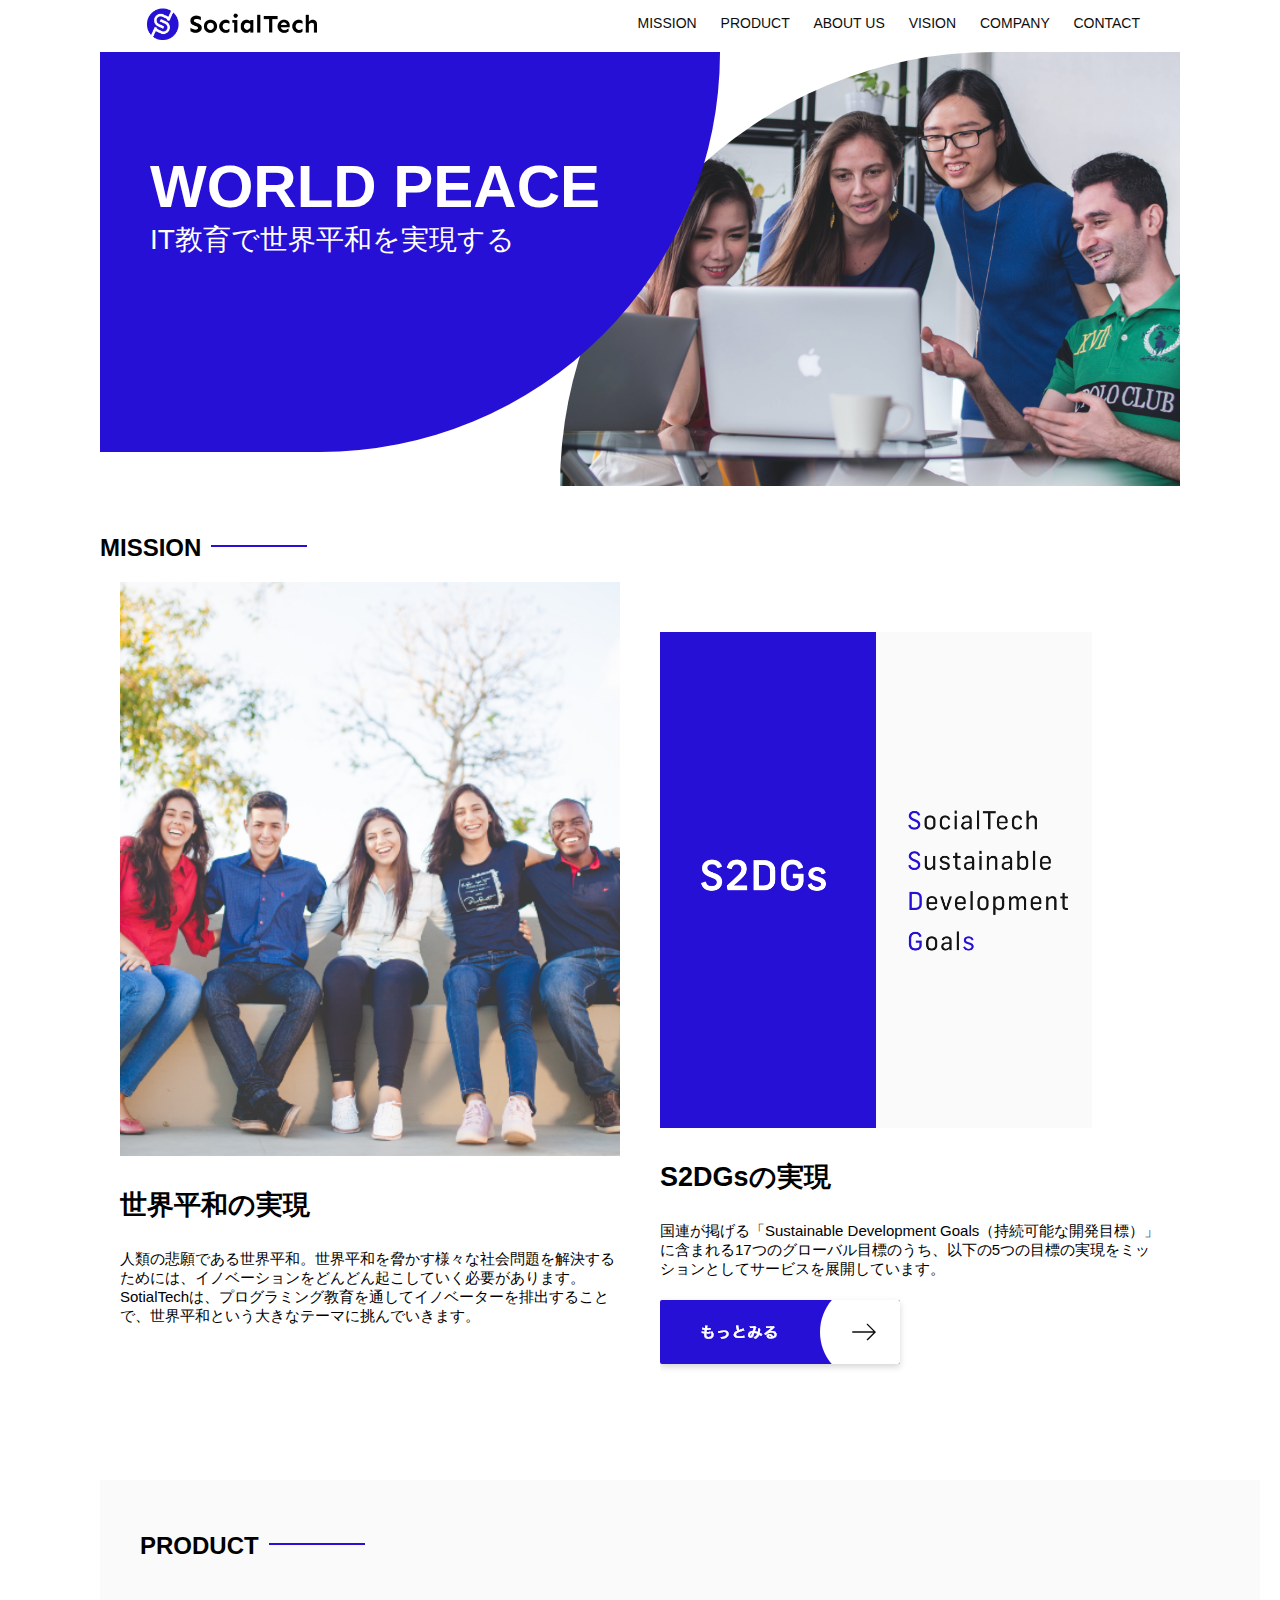
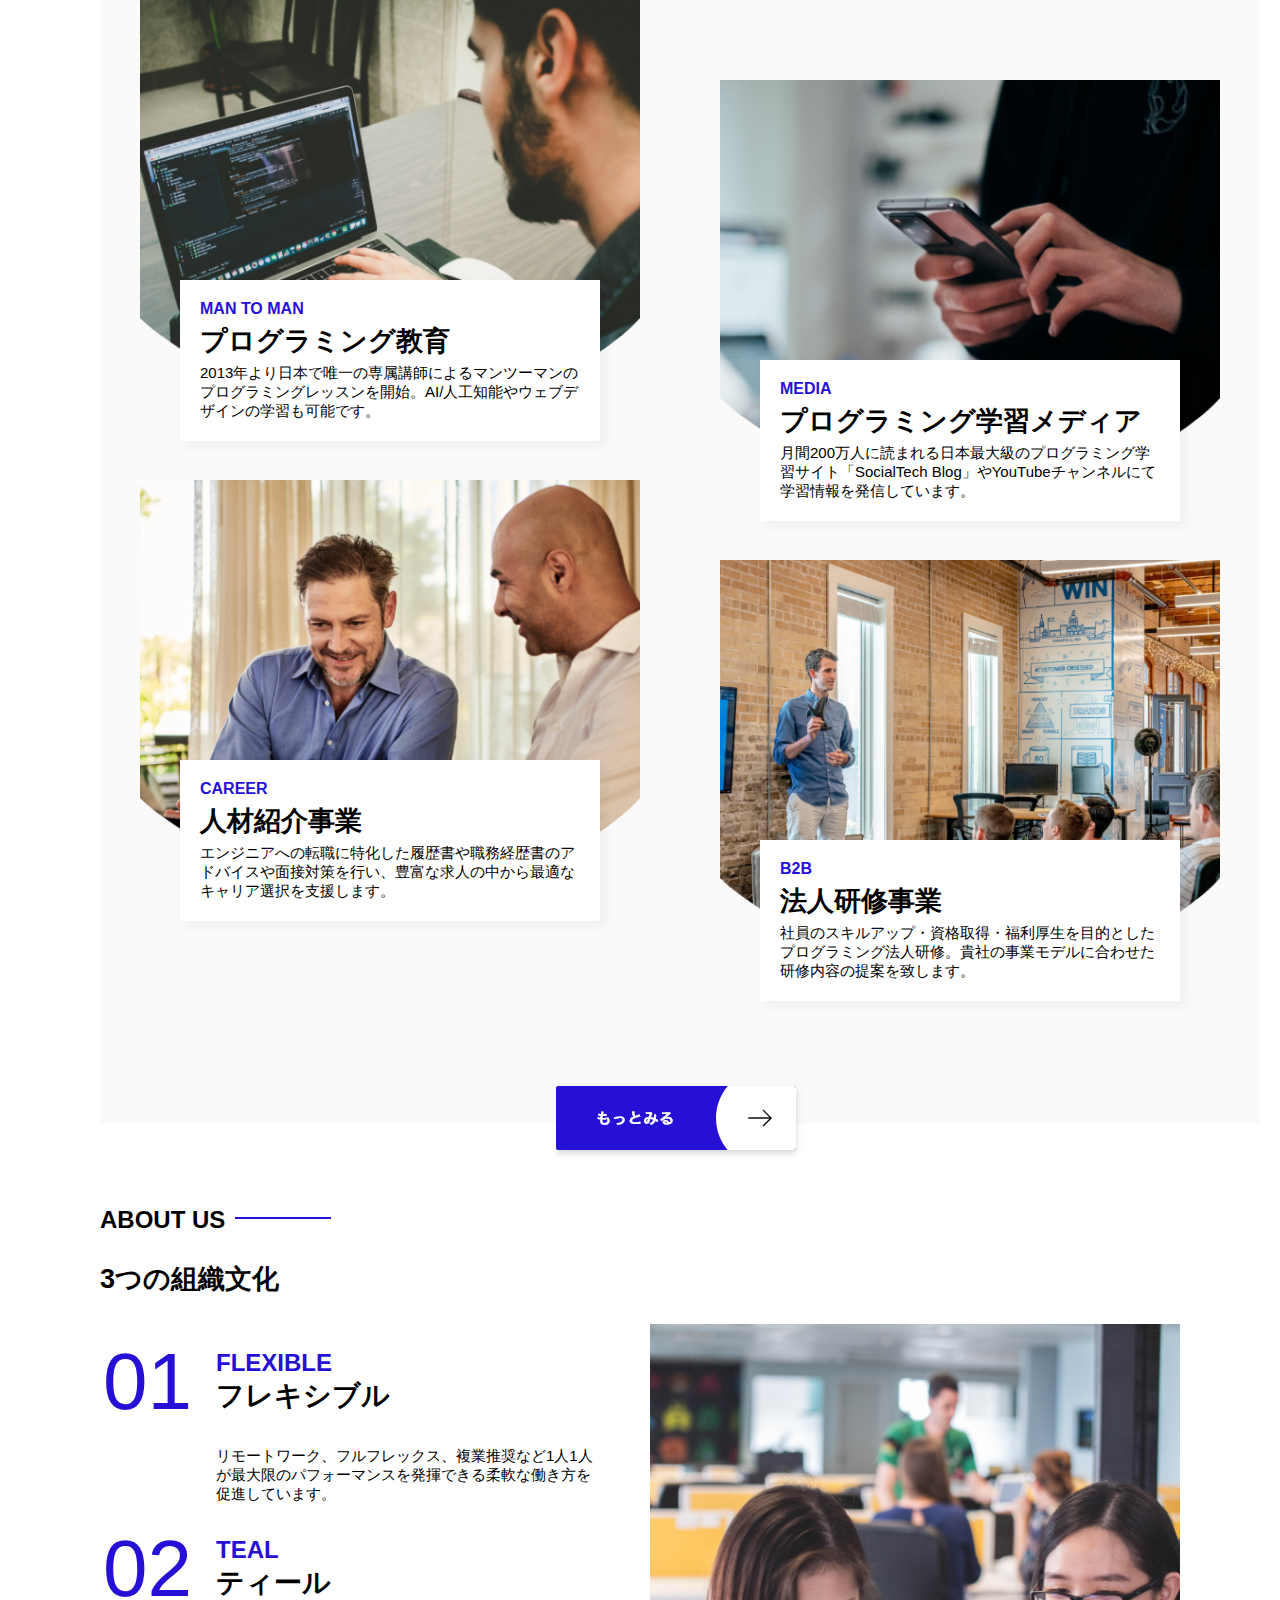
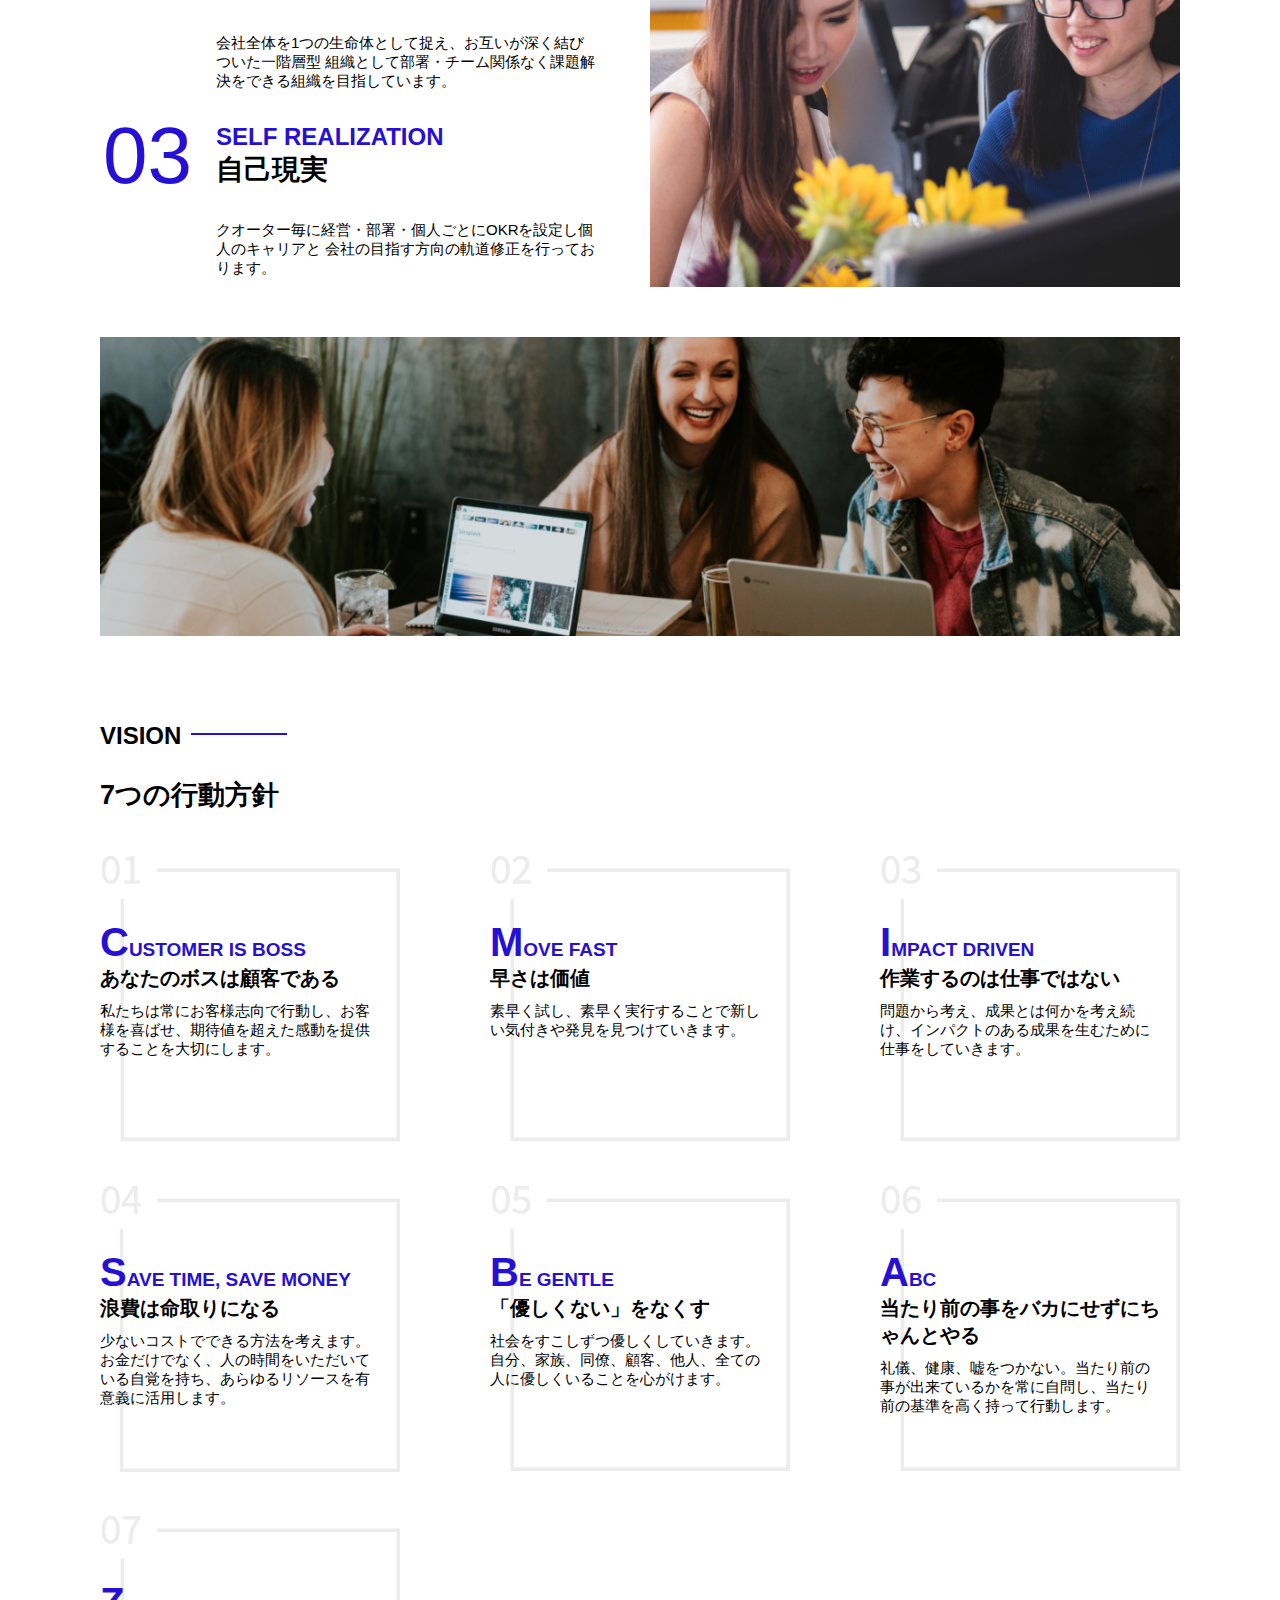
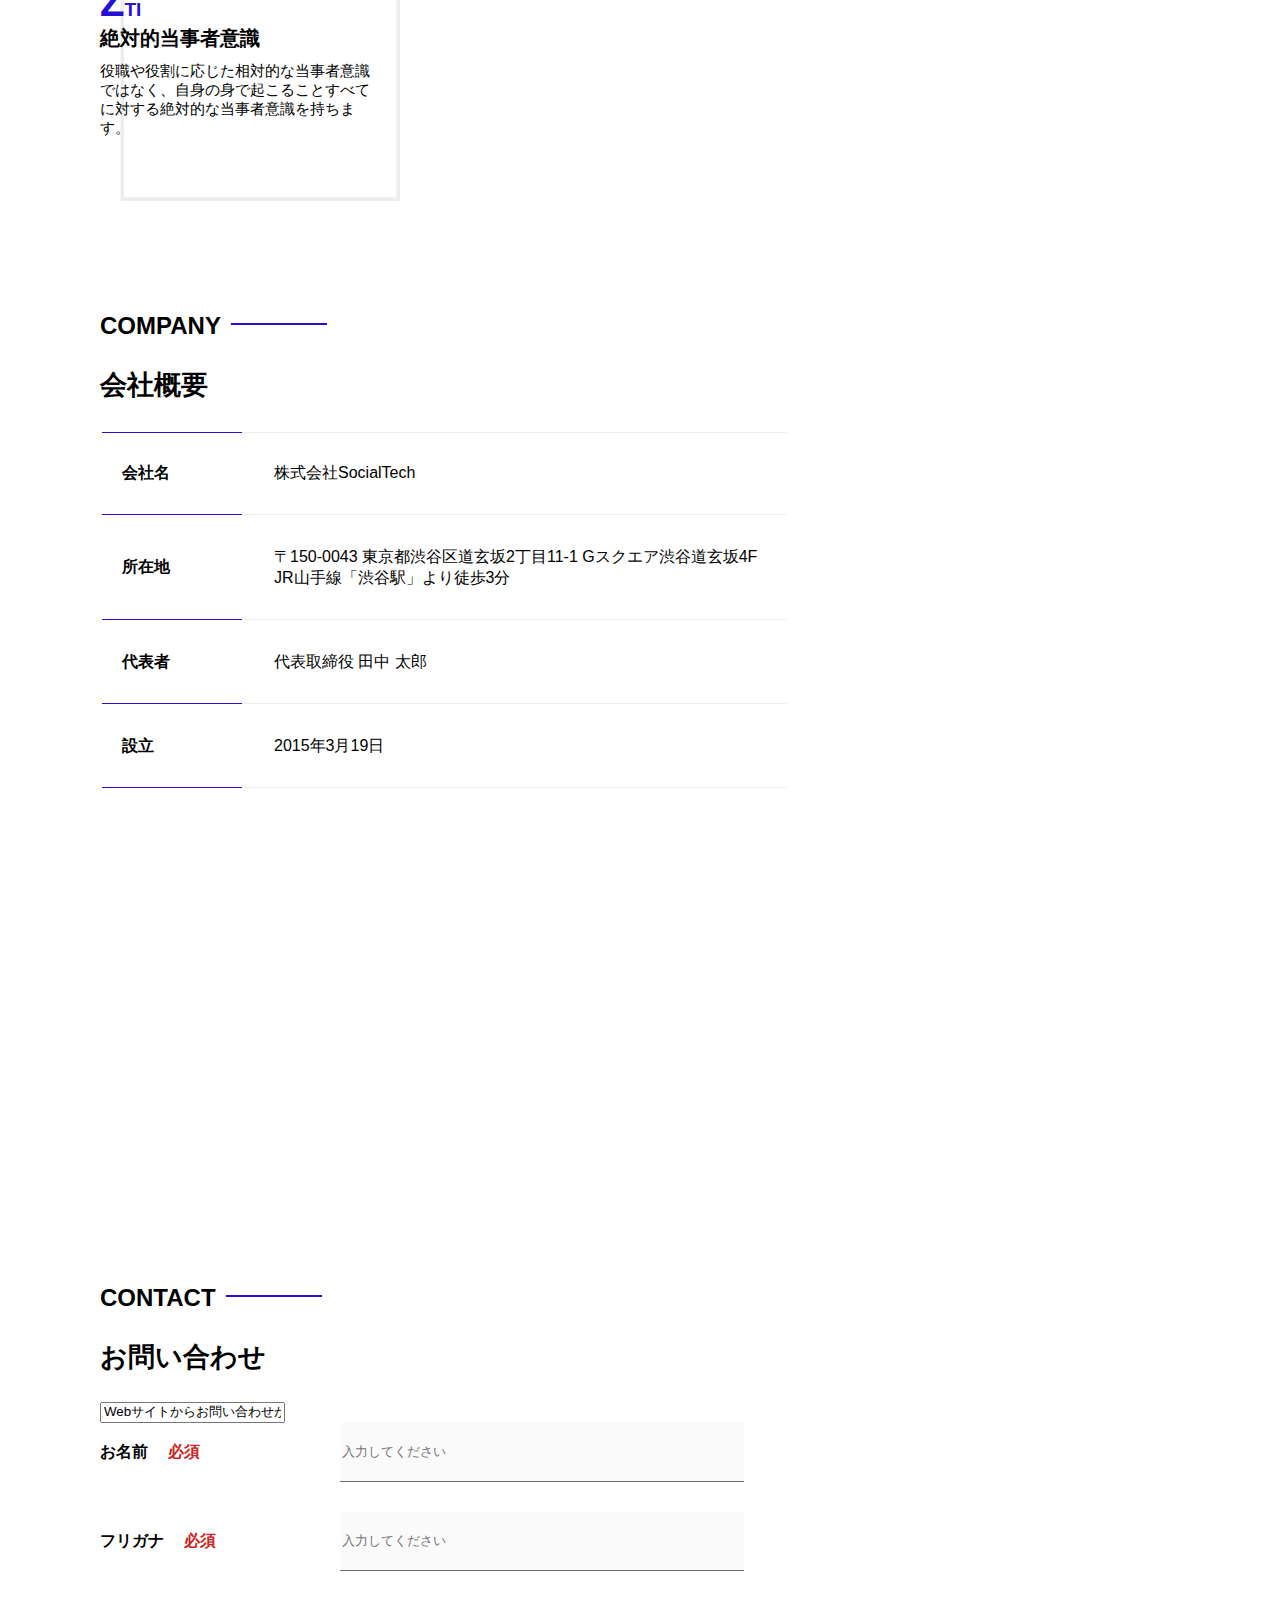
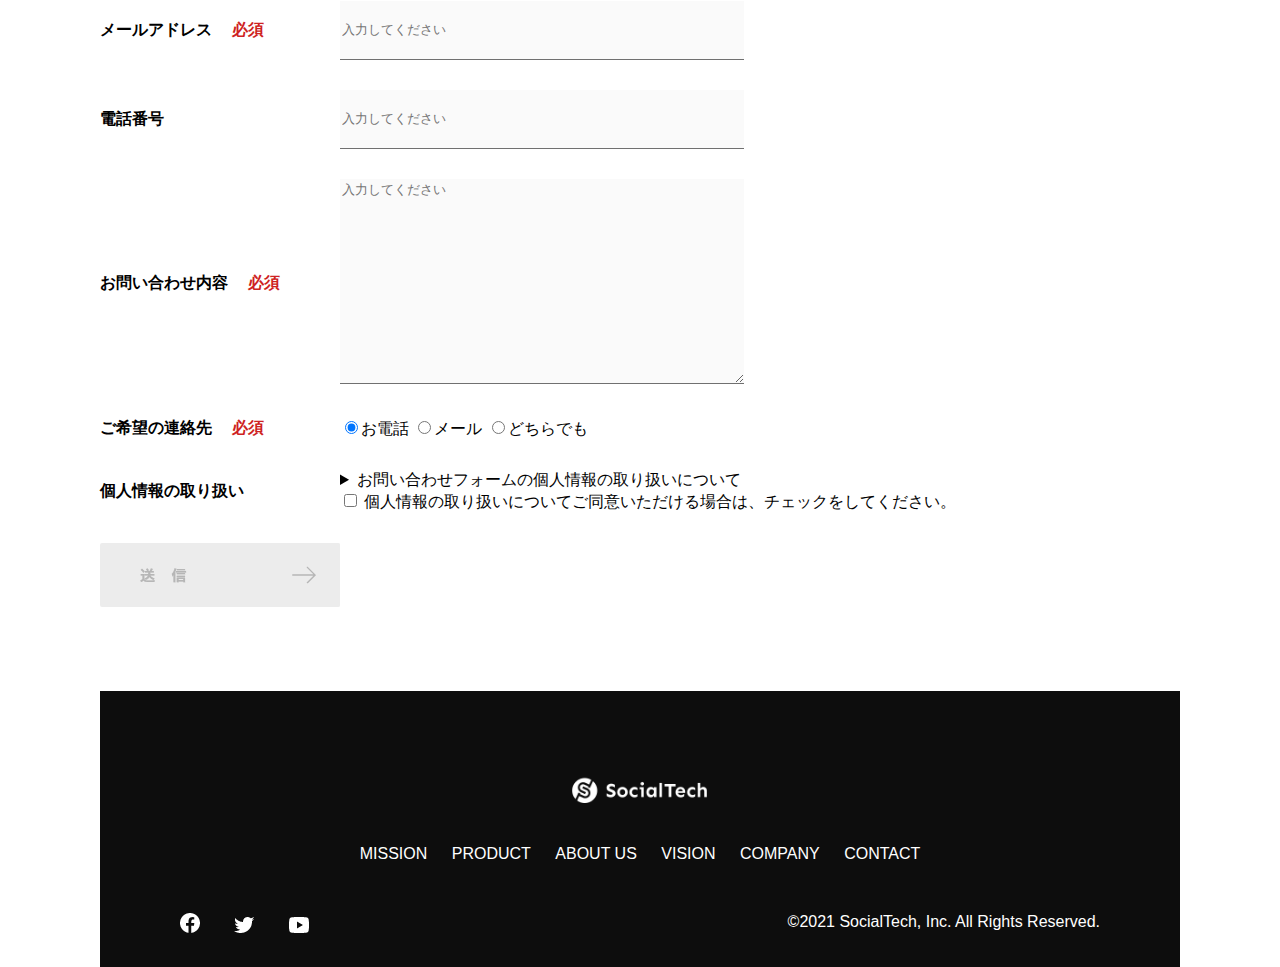
<file: index.html>
<!DOCTYPE html>
<html>
  <head>
    <title>SocialTech</title>
    <meta charset="utf-8">
    <meta name="description" content="SocialTechは業界のリーディングカンパニーを目指します。">
    <meta name="viewport" content="width=device-width", initial-scale="1.0">
    <meta name="twitter:card" content="Summary" />
     <meta name="twitter:site" content="@HideSuyama" />
     <meta property="og:url" content="https://hidesuyama.github.io/SocialTech/" />
     <meta property="og:title" content="Socialtech" />
     <meta property="og:description" content="Demo page for practice" />
     <meta property="og:image" content="https://github.com/Hidesuyama/SocialTech/blob/master/images/logo.png" />
    <link rel="stylesheet" href="style.css">
  </head>
  <body>
    <!-- ヘッダー -->
    <header>
      <!-- ロゴ -->
      <a href="index.html" id="logo"><img src="images/logo.png" alt="トップページに戻る"></a>
        <!-- PC用のナビゲーション -->
        <nav id="nav-pc">
          <a href="mission.html">MISSION</a>
          <a href="product.html">PRODUCT</a>
          <a href="index.html#aboutus">ABOUT US</a>
          <a href="index.html#vision">VISION</a>
          <a href="index.html#company">COMPANY</a>
          <a href="index.html#contact">CONTACT</a>
        </nav>
        <!-- スマホ用メニューボタン -->
        <img id="menu-sp" src="images/button-menu.png" alt="ナビゲーションを開く" onclick="document.getElementById('nav-sp').style.display = 'block'">
        <nav id="nav-sp">
          <img id="close" src="images/button-close.png" alt="ナビゲーションを閉じる" onclick="document.getElementById('nav-sp').style.display = 'none'">
          <a id="logo-sp" href="index.html" onclick="document.getElementById('nav-sp').style.display = 'none'"><img
            src="images/logo-sp.png" alt="トップページに戻る"></a>
          <a class="menu" href="mission.html" onclick="document.getElementById('nav-sp').style.display = 'none'">MISSION></a>
          <a class="menu" href="product.html" onclick="document.getElementById('nav-sp').style.display = 'none'">PRODUCT></a>
          <a class="menu" href="index,html#aboutus" onclick="document.getElementById('nav-sp').style.display = 'none'">ABOUT
            US></a>
          <a class="menu" href="index.html#vision" onclick="document.getElementById('nav-sp').style.display = 'none'">VISION></a>
          <a class="menu" href="index.html#company" onclick="document.getElementById('nav-sp').style.display = 'none'">COMPANY></a>
          <a class="menu" href="index.html#contact" onclick="document.getElementById('nav-sp').style.display = 'none'">CONTACT></a>
          <div id="sns">
            <a href="https://www.facebook.com/sejuku2013"><img src="images/button-facebook.png" alt="Facebookのリンク"></a>
            <a href="https://twitter.com/samuraijuku"><img src="images/button-twitter.png" alt="Twitterのリンク"></a>
            <a href="https://www.youtube.com/channel/UCCFOQO5aDK0xXam4cUQXT8g"><img src="images/button-youtube.png" alt="YouTubeのリンク"></a>
          </div>
        </nav>
    </header>
    <main>
      <article>
        <!-- メインビジュアル -->
        <section id="main-visual">
          <div id="main-message">
            <h1>WORLD PEACE</h1>
            <p>IT教育で世界平和を実現する</p>
          </div>
          <img src="images/index/index-main.png" alt="PCの周りに集まる多国籍の仲間たち">
        </section>
        <!-- ミッション -->
        <section id="mission">
          <h2 class="index-h2">MISSION</h2>
          <div id="mission-flex">
            <div>
              <img id="mission-photo" src="images/index/index-mission.png" alt="屋外のベンチで写真を撮影する多国籍の仲間たち">
              <h3>世界平和の実現</h3>
              <p>
                人類の悲願である世界平和。世界平和を脅かす様々な社会問題を解決するためには、イノベーションをどんどん起こしていく必要があります。SotialTechは、プログラミング教育を通してイノベーターを排出することで、世界平和という大きなテーマに挑んでいきます。
              </p>
            </div>
            <div>
              <img id="s2dgs" src="images/index/s2dgs.png" alt="S2DGs">
              <h3>S2DGsの実現</h3>
              <p>国連が掲げる「Sustainable Development Goals（持続可能な開発目標）」に含まれる17つのグローバル目標のうち、以下の5つの目標の実現をミッションとしてサービスを展開しています。</p>
              <a href="mission.html">
                <img src="images/button-more.png" alt="もっとみる">
              </a>
            </div>
          </div>
        </section>
        <!-- プロダクト -->
        <section id="product">
          <h2 class="index-h2">PRODUCT</h2>
          <div>
            <div id="product-left">
              <div>
                <img class="product-photo" src="images/index/index-mantoman.png" alt="PCでコードを書く男性">
                <div class="product-explain">
                  <span>MAN TO MAN</span>
                  <h3>プログラミング教育</h3>
                  <p>2013年より日本で唯一の専属講師によるマンツーマンのプログラミングレッスンを開始。AI/人工知能やウェブデザインの学習も可能です。</p>
                </div>
              </div>
              <div>
                <img class="product-photo" src="images/index/index-career.png" alt="笑顔で話し合う2人の男性">
                <div class="product-explain">
                  <span>CAREER</span>
                  <h3>人材紹介事業</h3>
                  <p>エンジニアへの転職に特化した履歴書や職務経歴書のアドバイスや面接対策を行い、豊富な求人の中から最適なキャリア選択を支援します。</p>
                </div>
              </div>
            </div>
            <div id="product-right">
              <div>
                <img class="product-photo" src="images/index/index-media.png" alt="スマートフォンを操作する人">
                <div class="product-explain">
                  <span>MEDIA</span>
                  <h3>プログラミング学習メディア</h3>
                  <p>月間200万人に読まれる日本最大級のプログラミング学習サイト「SocialTech Blog」やYouTubeチャンネルにて学習情報を発信しています。</p>
                </div>
              </div>
              <div>
                <img class="product-photo" src="images/index/index-b2b.png" alt="講演中の男性とそれを聴く人々">
                <div class="product-explain">
                  <span>B2B</span>
                  <h3>法人研修事業</h3>
                  <p>社員のスキルアップ・資格取得・福利厚生を目的としたプログラミング法人研修。貴社の事業モデルに合わせた研修内容の提案を致します。</p>
                </div>
              </div>
            </div>
          </div>
          <div>
            <a id="product-more" href="product.html">
              <img src="images/button-more.png" alt="もっとみる">
            </a>
          </div>
        </section>
        <!-- ABOUT US -->
        <section id="aboutus">
          <h2 class="index-h2">ABOUT US</h2>
          <h3>3つの組織文化</h3>
          <div>
            <table class="culture-table">
              <tr>
                <td>
                  <span class="culture-num">01</span>
                </td>
                <td>
                  <span class="culture-en">FLEXIBLE</span>
                  <span class="culture-jp">フレキシブル</span>
                </td>
              </tr>
              <tr>
                <td>
                  <!-- 空のセル -->
                </td>
                <td>
                  <p class="culture-description">
                    リモートワーク、フルフレックス、複業推奨など1人1人が最大限のパフォーマンスを発揮できる柔軟な働き方を促進しています。
                  </p>
                </td>
              </tr>
              <tr>
                <td>
                  <span class="culture-num">02</span>
                </td>
                <td>
                  <span class="culture-en">TEAL</span>
                  <span class="culture-jp">ティール</span>
                </td>
              </tr>
              <tr>
                <td>
                  <!--空のセル-->
                </td>
                <td>
                  <p class="culture-description">
                    会社全体を1つの生命体として捉え、お互いが深く結びついた一階層型
                   組織として部署・チーム関係なく課題解決をできる組織を目指しています。
                  </p>
                </td>
              </tr>
              <tr>
                <td>
                  <span class="culture-num">03</span>
                </td>
                <td>
                  <span class="culture-en">SELF REALIZATION</span>
                  <span class="culture-jp">自己現実</span>
                </td>
              </tr>
              <tr>
                <td>
                  <!--空のセル-->
                </td>
                <td>
                  <p class="culture-description">
                    クオーター毎に経営・部署・個人ごとにOKRを設定し個人のキャリアと
                   会社の目指す方向の軌道修正を行っております。
                  </p>
                </td>
              </tr>
            </table>
            <img class="culture-img" src="images/index/index-aboutus1.png" alt="笑顔で話し合う2人の女性">
          </div>
          <img class="culture-img2" src="images/index/index-aboutus2.png" alt="笑顔で話し合う3人の男女">
        </section>
        <!-- VISION -->
        <section id="vision">
          <h2 class="index-h2">VISION</h2>
          <h3>7つの行動方針</h3>
          <div>
            <div class="vision-box">
              <img src="images/index/vision-01.png" alt="01">
              <span>
                <h4>CUSTOMER IS BOSS</h4>
                <h5>あなたのボスは顧客である</h5>
                <p>私たちは常にお客様志向で行動し、お客様を喜ばせ、期待値を超えた感動を提供することを大切にします。</p>
              </span>
            </div>
            <div class="vision-box">
              <img src="images/index/vision-02.png" alt="02">
              <span>
                <h4>MOVE FAST</h4>
                <h5>早さは価値</h5>
                <p>素早く試し、素早く実行することで新しい気付きや発見を見つけていきます。</p>
              </span>
            </div>
            <div class="vision-box">
              <img src="images/index/vision-03.png" alt="03">
              <span>
                <h4>IMPACT DRIVEN</h4>
                <h5>作業するのは仕事ではない</h5>
                <p>問題から考え、成果とは何かを考え続け、インパクトのある成果を生むために仕事をしていきます。</p>
              </span>
            </div>
            <div class="vision-box">
              <img src="images/index/vision-04.png" alt="04">
              <span>
                <h4>SAVE TIME, SAVE MONEY</h4>
                <h5>浪費は命取りになる</h5>
                <p>少ないコストでできる方法を考えます。お金だけでなく、人の時間をいただいている自覚を持ち、あらゆるリソースを有意義に活用します。</p>
              </span>
            </div>
            <div class="vision-box">
              <img src="images/index/vision-05.png" alt="05">
              <span>
                <h4>BE GENTLE</h4>
                <h5>「優しくない」をなくす</h5>
                <p>社会をすこしずつ優しくしていきます。自分、家族、同僚、顧客、他人、全ての人に優しくいることを心がけます。</p>
              </span>
            </div>
            <div class="vision-box">
              <img src="images/index/vision-06.png" alt="06">
              <span>
                <h4>ABC</h4>
                <h5>当たり前の事をバカにせずにちゃんとやる</h5>
                <p>礼儀、健康、嘘をつかない。当たり前の事が出来ているかを常に自問し、当たり前の基準を高く持って行動します。</p>
              </span>
            </div>
            <div class="vision-box">
              <img src="images/index/vision-07.png" alt="07">
              <span>
                <h4>ZTI</h4>
                <h5>絶対的当事者意識</h5>
                <p>役職や役割に応じた相対的な当事者意識ではなく、自身の身で起こることすべてに対する絶対的な当事者意識を持ちます。</p>
              </span>
            </div>
          </div>
        </section>
        <!-- COMPANY -->
        <section id="company">
          <h2 class="index-h2">COMPANY</h2>
          <h3>会社概要</h3>
            <table id="companyu-table">
              <tr>
                <th class="tableheader-first">会社名</th>
                <td class="cell-first">株式会社SocialTech</td>
              </tr>
              <tr>
                <th class="tableheader">所在地</th>
                <td class="cell">〒150-0043 東京都渋谷区道玄坂2丁目11-1 Gスクエア渋谷道玄坂4F<br>JR山手線「渋谷駅」より徒歩3分</td>
              </tr>
              <tr>
                <th class="tableheader">代表者</th>
                <td class="cell">代表取締役 田中 太郎</td>
              </tr>
              <tr>
                <th class="tableheader">設立</th>
                <td class="cell">2015年3月19日</td>
              </tr>
            </table>
            <iframe src="https://www.google.com/maps/embed?pb=!1m18!1m12!1m3!1d30842.448161442033!2d139.67253831032986!3d35.654514764644006!2m3!1f0!2f0!3f0!3m2!1i1024!2i768!4f13.1!3m3!1m2!1s0x60188caa0042e8d1%3A0xba130bea826a7aa2!2s2-ch%C5%8Dme-11-1%20D%C5%8Dgenzaka%2C%20Shibuya%20City%2C%20Tokyo%20150-0043!5e0!3m2!1sen!2sjp!4v1661575632765!5m2!1sen!2sjp" width="600" height="450" style="border:0;" allowfullscreen="" loading="lazy" referrerpolicy="no-referrer-when-downgrade"></iframe>
        </section>
        <!-- お問い合わせフォーム -->
        <section id="contact">
          <h2 class="index-h2">CONTACT</h2>
          <h3>お問い合わせ</h3>
          <form action="https://api.staticforms.xyz/submit" method="post">
            <input type="text" name="honeypot" style="display:none">
            <input type="hidden" name="accessKey" value="37c0e221-34f6-4204-8850-ca8ceb6604e1">
            <input type="hideen" name="subject" value="Webサイトからお問い合わせがありました">
            <input type="hidden" name="replyTo" value="hidesuyama13@gmail.com">
            <input type="hidden" name="redirectTo" value="">
            <div>
              <div class="contact-heading">
                <label class="contact-label">お名前<span class="contact-span">必須</span></label>
              </div>
              <div class="contact-form">
                <input type="text" name="name" placeholder="入力してください" class="contact-textbox">
              </div>
            </div>
            <div>
              <div class="contact-heading">
                <label class="contact-label">フリガナ<span class="contact-span">必須</span></label>
              </div>
              <div>
                <input type="text" name="hurigana" placeholder="入力してください" class="contact-textbox">
              </div>
            </div>
            <div>
              <div class="contact-heading">
                <label class="contact-label">メールアドレス<span class="contact-span">必須</span></label>
              </div>
              <div>
                <input type="text" name="email" placeholder="入力してください" class="contact-textbox">
              </div>
            </div>
            <div>
              <div class="contact-heading">
                <label class="contact-label">電話番号</label>
              </div>
              <div>
                <input type="text" name="tel" placeholder="入力してください" class="contact-textbox">
              </div>
            </div>
            <div>
              <div class="contact-heading">
                <label class="contact-label">お問い合わせ内容<span class="contact-span">必須</span></label>
              </div>
              <div>
                <textarea class="contact-textarea" placeholder="入力してください" name="message"></textarea>
              </div>
            </div>
            <div>
              <div class="contact-heading">
                <label class="contact-label">ご希望の連絡先<span class="contact-span">必須</span></label>
              </div>
              <div>
                <input class="radiobutton" type="radio" value="tel" name="contact" checked><label>お電話</label>
                <input class="radiobutton" type="radio" value="mail" name="contact"><label>メール</label>
                <input class="radiobutton" type="radio" value="both" name="contact"><label>どちらでも</label>
              </div>
            </div>
            <div>
              <div class="contact-heading">
                <label class="contact-label">個人情報の取り扱い</label>
              </div>
              <div>
                <details>
                  <summary>お問い合わせフォームの個人情報の取り扱いについて</summary>
                  <div>
                    <span>１．組織の名称又は氏名</span><br>
                   株式会社SocialTech<br><br>
                   <span>２．個人情報保護管理者（若しくはその代理人）の氏名又は職名、所属及び連絡先
                     鈴木 一郎 コーポレート部</span><br>
                   メールアドレス：support@socialtech.net<br>
                   TEL：03-xxxx-xxxx<br>
                   <span>３．個人情報の利用目的</span><br>
                   ・本サービス及び本サービスに関連する情報の提供又はそれらに関する連絡のため<br>
                   ・ユーザーの本人確認のため<br>
                   ・当社サービスのご案内のため<br>
                   ・当社の商品等の広告または宣伝（電子メールによるものを含むものとします。）<br><br>
                   <span>４．個人情報の取り扱い業務の委託</span><br>
                   個人情報の取扱業務の全部または一部を外部に業務委託する場合があります。<br>
                   その際、弊社は、個人情報を適切に保護できる管理体制を敷き実行していることを条件として<br>
                   委託先を厳選したうえで、機密保持契約を委託先と締結し、お客様の個人情報を厳密に管理させます。<br><br>
                   <span>５．個人情報の開示等の請求</span><br>
                   お客様は、弊社に対してご自身の個人情報の開示等（利用目的の通知、開示、内容の訂正・追加・削除、利用の停止または消去、第三者への提供の停止）に関して、当社問合わせ窓口に申し出ることができます。<br>
                   その際、弊社はお客様ご本人を確認させていただいたうえで、合理的な期間内に対応いたします。<br><br>
                   なお、個人情報に関する弊社問合わせ先は、次の通りです。<br><br>
                   株式会社SocialTech　個人情報問合せ窓口<br>
                   〒150-0043　東京都渋谷区道玄坂2丁目11-1 Ｇスクエア渋谷道玄坂 4F<br>
                   メールアドレス：support@socialtech.net　TEL：03-xxxx-xxxx<br><br>
                   <span>６．個人情報を提供されることの任意性について</span><br><br>
                   お客様がご自身の個人情報を弊社に提供されるか否かは、お客様のご判断によりますが、もしご提供されない場合には、適切なサービスが提供できない場合がありますので予めご了承ください。
                  </div>
                </details>
                <input type="checkbox" name="agree">
                <span>個人情報の取り扱いについてご同意いただける場合は、チェックをしてください。</span>
              </div>
            </div>
            <input type="image" value="submit" src="images/button-submit.png" alt="送信する">
          </form>
        </section>
      </article>
      <footer>
        <div id="footer-logo">
          <a href="index.html"><img src="images/logo-sp.png" alt="SocialTech"></a>
        </div>
        <div id="footer-link">
          <a href="mission.html">MISSION</a>
          <a href="product.html">PRODUCT</a>
          <a href="index.html#aboutus">ABOUT US</a>
          <a href="index.html#vision">VISION</a>
          <a href="index.html#company">COMPANY</a>
          <a href="index.html#contact">CONTACT</a>
        </div>
        <div id="sns-footer">
          <a href="https://www.facebook.com/sejuku2013"><img src="images/button-facebook.png" alt="Facebookのリンク"></a>
          <a href="https://twitter.com/samuraijuku"><img src="images/button-twitter.png" alt="Twitterのリンク"></a>
          <a href="https://www.youtube.com/channel/UCCFOQO5aDK0xXam4cUQXT8g"><img src="images/button-youtube.png" alt="YouTubeのリンク"></a>
          <span id="copyright">&copy;2021 SocialTech, Inc. All Rights Reserved. </span>
        </div>
      </footer>
    </main>
  </body>

</html>
</file>
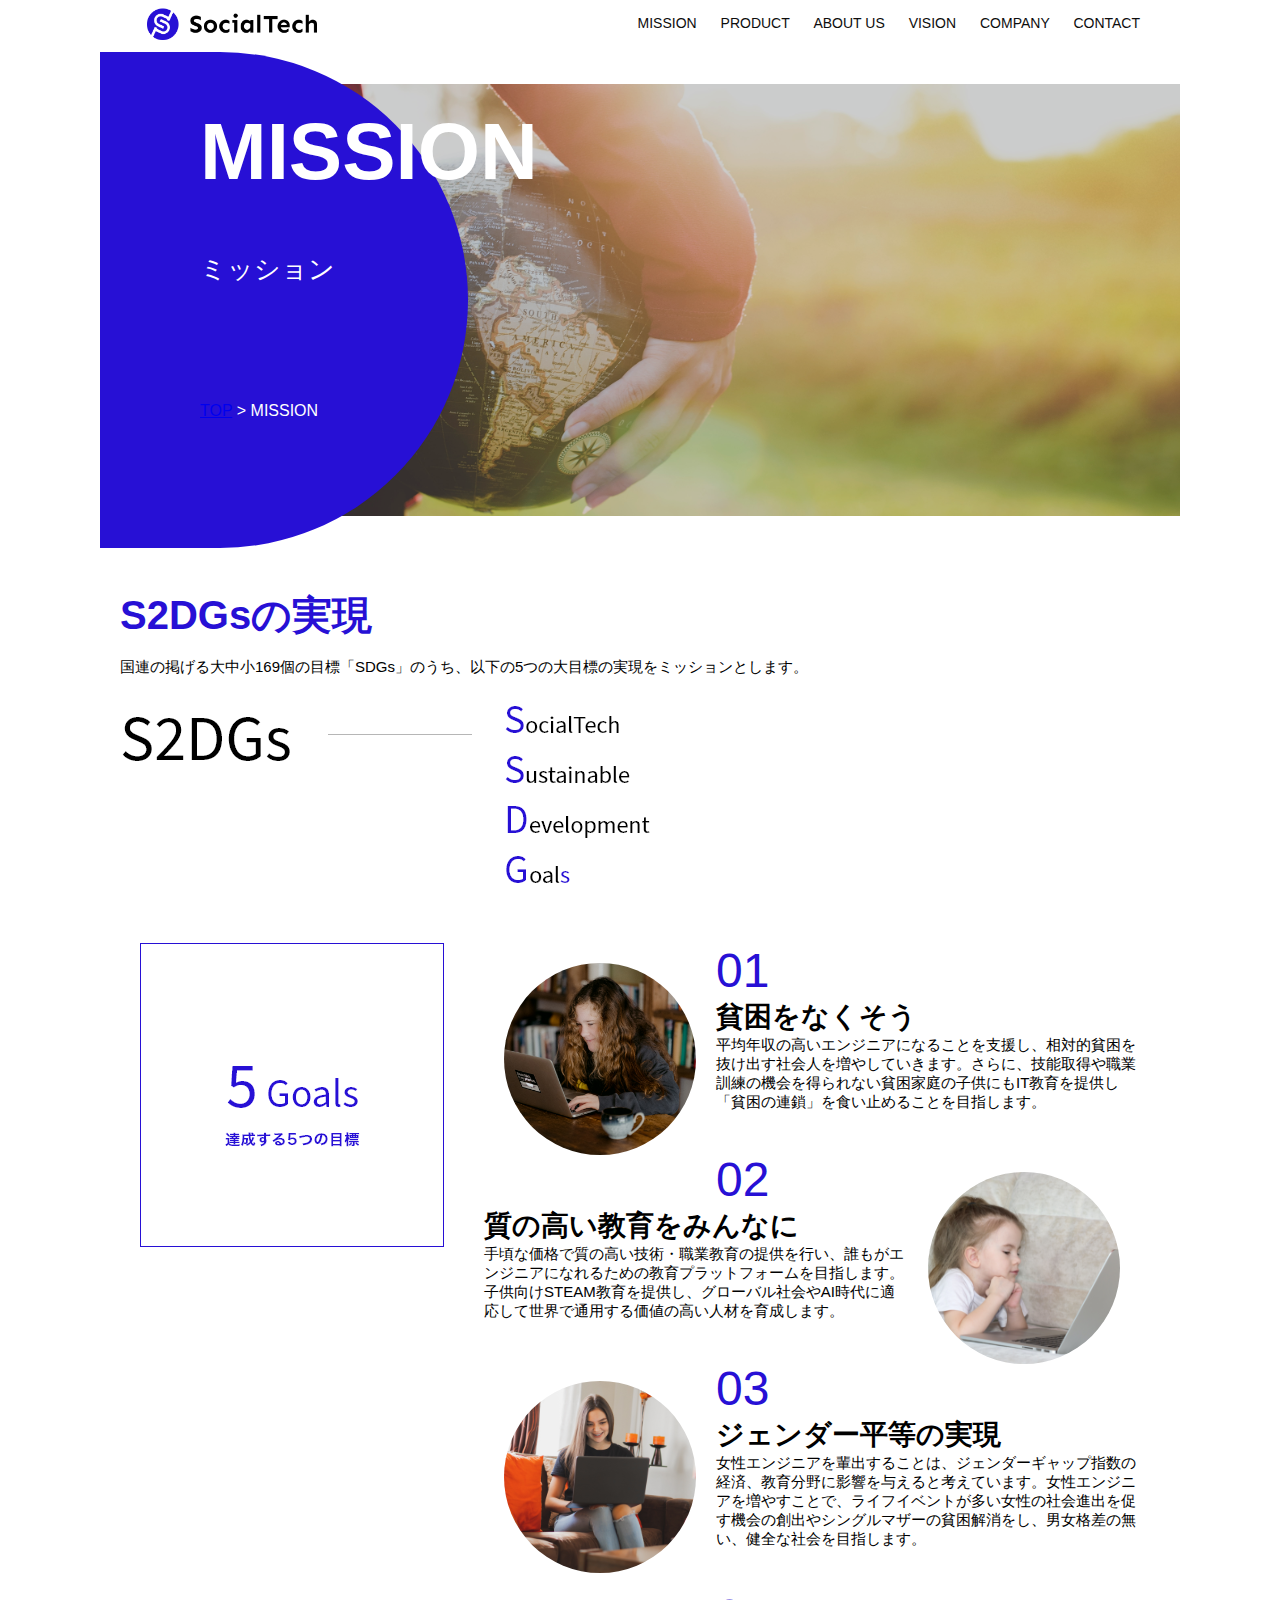
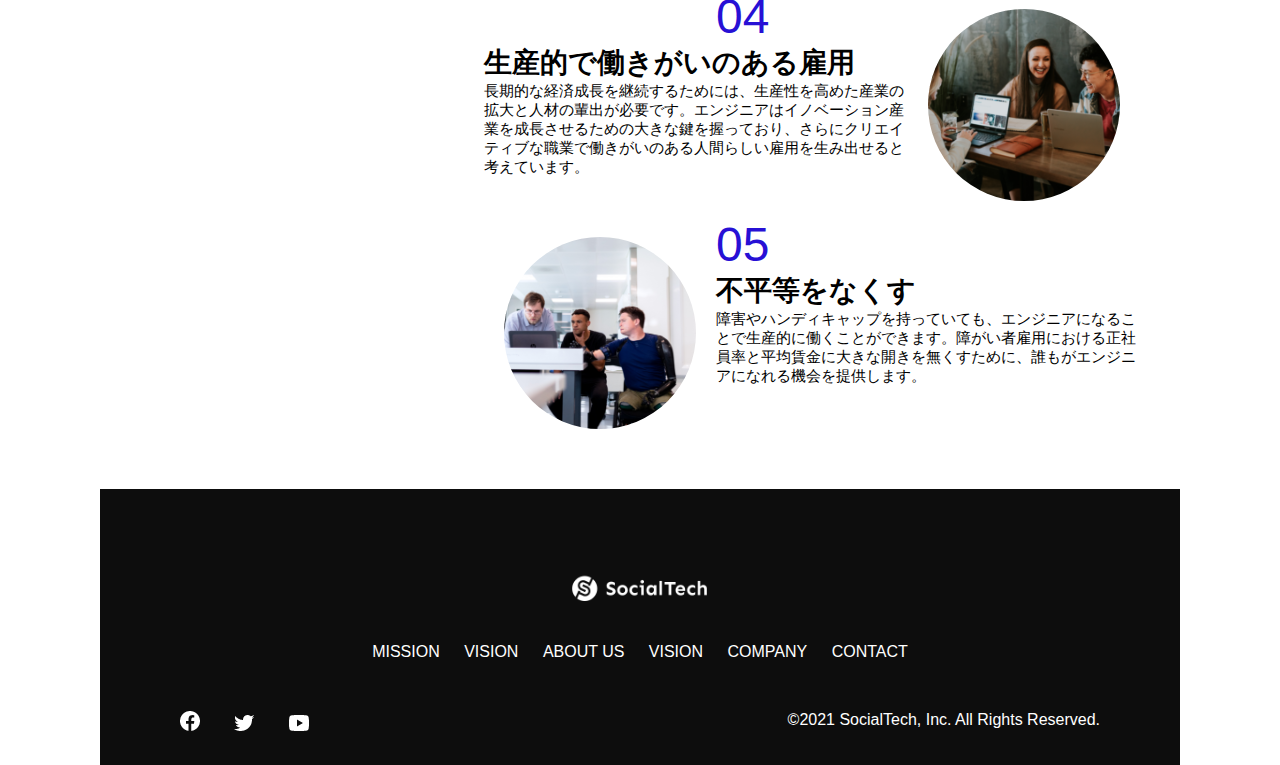
<file: mission.html>
<!DOCTYPE html>
<html>
  <head>
    <title>SocialTech - MISSION ミッション -</title>
    <meta charset="utf-8">
    <meta name="description" content="SocialTechが目指す5つの目標（S2DGs）を紹介します">
    <meta name="viewport" content="width=device-width, initial-scale=1.0">
    <link rel="stylesheet" href="style.css">
  </head>

  <body>
    <!-- ヘッダー -->
    <header>
      <!-- ロゴ -->
      <a href="index.html" id="logo"><img src="images/logo.png" alt="トップページに戻る"></a>

      <!-- PC用ナビゲーション -->
      <nav id="nav-pc">
        <a href="mission.html">MISSION</a>
        <a href="product.html">PRODUCT</a>
        <a href="index.html#aboutus">ABOUT US</a>
        <a href="index.html#vision">VISION</a>
        <a href="index.html#company">COMPANY</a>
        <a href="index.html#contact">CONTACT</a>
      </nav>

      <!-- スマホ用メニューボタン -->
      <img id="nav-sp" src="images/button-menu.png" alt="ナビゲーションを開く" onclick="document.getElementById('nav-sp').style.display = 'block'">

      <!-- スマホ用ナビゲーション -->
      <nav id="nav-sp">
        <img id="close" src="images/button-close.png" alt="ナビゲーションを閉じる" onclick="document.getElementById('nav-sp').style.display = 'none'">
        <a id="logo-sp" href="index.html" onclick="document.getElementById('nav-sp').style.display = 'none'"><img
          src="images/logo-sp.png" alt="トップページに戻る"></a>
        <a class="menu" href="mission.html" onclick="document.getElementById('nav-sp').style.display = 'none'">MISSION</a>
        <a class="menu" href="product.html" onclick="document.getElementById('nav-sp').style.display = 'none'">PRODUCT</a>
        <a class="menu" href="index.html#aboutus" onclick="document.getElementById('nav-sp').style.display = 'none'">ABOUT
          US</a>
        <a class="menu" href="index.html#vision" onclick="document.getElementById('nav-sp').style.display = 'none'">VISION</a>
        <a class="menu" href="index.html#company" onclick="document.getElementById('nav-sp').style.display = 'none'">COMPANY</a>
        <a class="menu" href="index.html#contact" onclick="document.getElementById('nav-sp').style.display = 'none'">CONTACT</a>
        <div id="sns">
          <a href="https://www.facebook.com/sejuku2013"><img src="images/button-facebook.png" alt="Facebookのリンク"></a>
          <a href="https://twitter.com/samuraijuku"><img src="images/button-twitter.png" alt="Twitterのリンク"></a>
          <a href="https://www.youtube.com/channel/UCCFOQO5aDK0xXam4cUQXT8g"><img src="images/button-youtube.png" alt="YouTubeのリンク"></a>
        </div>
      </nav>
    </header>
    <main>
      <article>
        <section id="mission-main">
          <div id="mission-title">
            <h1>MISSION</h1>
            <span>ミッション</span>
            <div><a href="index.html">TOP</a> > MISSION</div>
          </div>
        </section>
        <section id="mission-s2dgs">
          <h2 class="mission-h2">S2DGsの実現</h2>
          <p>国連の掲げる大中小169個の目標「SDGs」のうち、以下の5つの大目標の実現をミッションとします。</p>
          <img src="images/mission/mission-s2dgs.png" alt="S2DGs">
        </section>
        <section id="mission-5goals">
          <div>
            <img id="s2dgs-image" src="images/mission/mission-5goals.png" alt="5Goals">
          </div>
          <div>
            <div>
              <img class="fivegoals-image-left" src="images/mission/mission-5goals01.png" alt="PCを操作する女の子">
              <span class="fivegoals-number">01</span>
              <h3 class="fivegoals-h3">貧困をなくそう</h3>
              <p class="fivegoals-p">
                平均年収の高いエンジニアになることを支援し、相対的貧困を抜け出す社会人を増やしていきます。さらに、技能取得や職業訓練の機会を得られない貧困家庭の子供にもIT教育を提供し「貧困の連鎖」を食い止めることを目指します。
              </p>
            </div>
    
            <div>
              <img class="fivegoals-image-right" src="images/mission/mission-5goals02.png" alt="PCを見つめる小さい女の子">
              <span class="fivegoals-number">02</span>
              <h3 class="fivegoals-h3">質の高い教育をみんなに</h3>
              <p class="fivegoals-p">
                手頃な価格で質の高い技術・職業教育の提供を行い、誰もがエンジニアになれるための教育プラットフォームを目指します。子供向けSTEAM教育を提供し、グローバル社会やAI時代に適応して世界で通用する価値の高い人材を育成します。
              </p>
            </div>
    
            <div>
              <img class="fivegoals-image-left" src="images/mission/mission-5goals03.png" alt="PCを操作する女性">
              <span class="fivegoals-number">03</span>
              <h3 class="fivegoals-h3">ジェンダー平等の実現</h3>
              <p class="fivegoals-p">
                女性エンジニアを輩出することは、ジェンダーギャップ指数の経済、教育分野に影響を与えると考えています。女性エンジニアを増やすことで、ライフイベントが多い女性の社会進出を促す機会の創出やシングルマザーの貧困解消をし、男女格差の無い、健全な社会を目指します。
              </p>
            </div>
    
            <div>
              <img class="fivegoals-image-right" src="images/mission/mission-5goals04.png" alt="笑顔で話し合う3人の男女">
              <span class="fivegoals-number">04</span>
              <h3 class="fivegoals-h3">生産的で働きがいのある雇用</h3>
              <p class="fivegoals-p">
                長期的な経済成長を継続するためには、生産性を高めた産業の拡大と人材の輩出が必要です。エンジニアはイノベーション産業を成長させるための大きな鍵を握っており、さらにクリエイティブな職業で働きがいのある人間らしい雇用を生み出せると考えています。
              </p>
            </div>
    
            <div>
              <img class="fivegoals-image-left" src="images/mission/mission-5goals05.png" alt="障害を持つ男性が生き生きと働く様子">
              <span class="fivegoals-number">05</span>
              <h3 class="fivegoals-h3">不平等をなくす</h3>
              <p class="fivegoals-p">
                障害やハンディキャップを持っていても、エンジニアになることで生産的に働くことができます。障がい者雇用における正社員率と平均賃金に大きな開きを無くすために、誰もがエンジニアになれる機会を提供します。
              </p>
            </div>
          </div>
        </section>
      </article>
      <footer>
        <div id="footer-logo">
          <a href="index.html"><img src="images/logo-sp.png" alt="SocialTech"></a>
        </div>
        <div id="footer-link">
          <a href="mission.html">MISSION</a>
          <a href="product.html">VISION</a>
          <a href="index.html#aboutus">ABOUT US</a>
          <a href="index.html#vision">VISION</a>
          <a href="index.html#company">COMPANY</a>
          <a href="index.html#contact">CONTACT</a>
        </div>
        <div id="sns-footer">
          <a href="https://www.facebook.com/sejuku2013"><img src="images/button-facebook.png" alt="Facebookのリンク"></a>
          <a href="https://twitter.com/samuraijuku"><img src="images/button-twitter.png" alt="Twitterのリンク"></a>
          <a href="https://www.youtube.com/channel/UCCFOQO5aDK0xXam4cUQXT8g"><img src="images/button-youtube.png" alt="YouTubeのリンク"></a>
          <span id="copyright">&copy;2021 SocialTech, Inc. All Rights Reserved.</span>
        </div>
      </footer>
    </main>
  </body>
</html>
</file>
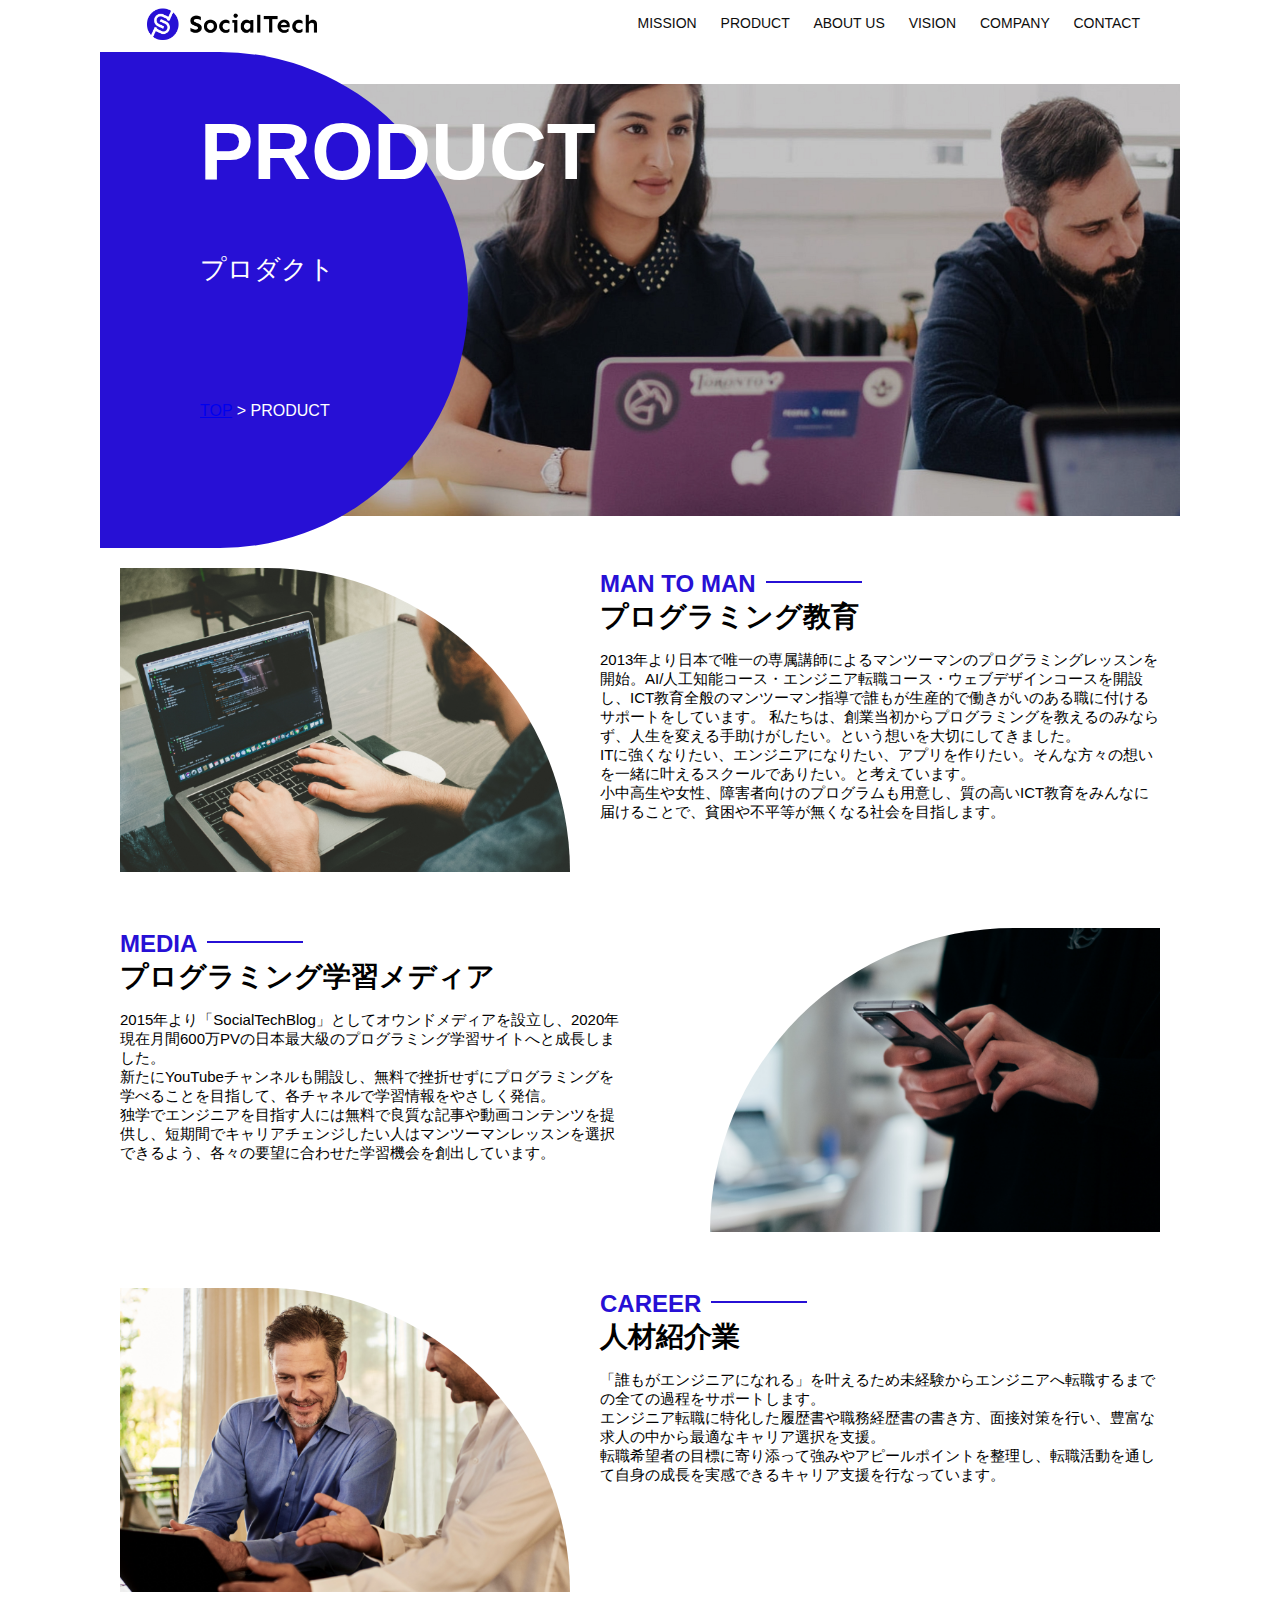
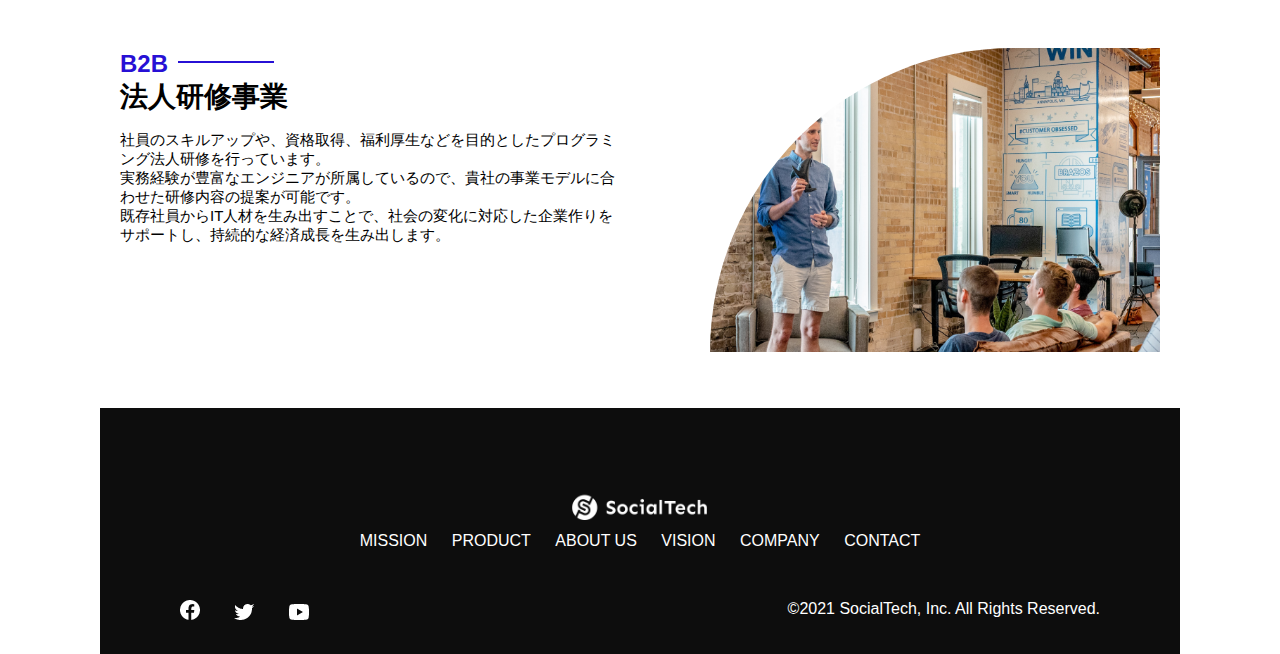
<file: product.html>
<!DOCTYPE html>
<head>
  <title>SocialTech -PRODUCT プロダクト-</title>
  <meta charset="utf-8">
  <meta name="description" content="SocialTechの4つのプロダクトを紹介します">
  <meta name="viewport" content="width=device-width, initial-scale=1.0">
  <link rel="stylesheet" href="style.css">
</head>

<body>
  <!-- ヘッダー -->
  <header>
    <!-- ロゴ -->
    <a href="index.html" id="logo"><img src="images/logo.png" alt="トップページに戻る"></a>

    <!-- PC用ナビゲーション -->
    <nav id="nav-pc">
      <a href="mission.html">MISSION</a>
      <a href="product.html">PRODUCT</a>
      <a href="index.html#aboutus">ABOUT US</a>
      <a href="index.html#vision">VISION</a>
      <a href="index.html#company">COMPANY</a>
      <a href="index.html#contact">CONTACT</a>
    </nav>

    <!-- スマホ用メニューボタン -->
    <img id="menu-sp" src="images/button-menu.png" alt="ナビゲーションを開く" onclick="document.getElementById('nav-sp').style.display = 'block'">

    <!-- スマホ用ナビゲーションボタン -->
    <nav id="nav-sp">
      <img id="close" src="images/button-close.png" alt="ナビゲーションを開く" onclick="document.getElementById('nav-sp').style.display = 'block'">
      <a id="logo-sp" href="index.html" onclick="document.getElementById('nav-sp').style.display = 'none'"><img src="images/logo-sp.png" alt="トップページに戻る"></a>
      <a class="menu" href="mission.html" onclick="document.getElementById('nav-sp').style.display = 'none'">MISSION</a>
      <a class="menu" href="product.html" onclick="document.getElementById('nav-sp').style.display = 'none'">PRODUCT></a>
      <a class="menu" href="index.html#aboutus" onclick="document.getElementById('nav-sp').style.display = 'none'">ABOUT US></a>
      <a class="menu" href="index.html#vision" onclick="document.getElementById('nav-sp').style.display = 'none'">VISION></a>
      <a class="menu" href="index.html#company" onclick="document.getElementById('nav-sp').style.display = 'none'">COMPANY></a>
      <a class="menu" href="index.html#contact" onclick="document.getElementById('nav-sp').style.display = 'none'">CONTACT></a>
      <div id="sns">
        <a href="https://www.facebook.com/sejuku2013"><img src="images/button-facebook.png" alt="Facebookのリンク"></a>
        <a href="https://twitter.com/samuraijuku"><img src="images/button-twitter.png" alt="Twitterのリンク"></a>
        <a href="https://www.youtube.com/channel/UCCFOQO5aDK0xXam4cUQXT8g"><img src="images/button-youtube.png" alt="YouTubeのリンク"></a>
      </div>
    </nav>
  </header>
  <main>
    <article>
      <section id="product-main">
        <div id="product-title">
          <h1>PRODUCT</h1>
          <span>プロダクト</span>
          <div><a href="index.html">TOP</a> > PRODUCT</div>
        </div>
      </section>
      <section class="product-section1">
        <img src="images/product/product-mantoman.png" alt="PCでコードを書く男性">
        <div>
          <h2 class="product-h2">MAN TO MAN</h2>
          <h3 class="product-h3">プログラミング教育</h3>
          <p>
            2013年より日本で唯一の専属講師によるマンツーマンのプログラミングレッスンを開始。AI/人工知能コース・エンジニア転職コース・ウェブデザインコースを開設し、ICT教育全般のマンツーマン指導で誰もが生産的で働きがいのある職に付けるサポートをしています。
            私たちは、創業当初からプログラミングを教えるのみならず、人生を変える手助けがしたい。という想いを大切にしてきました。<br>ITに強くなりたい、エンジニアになりたい、アプリを作りたい。そんな方々の想いを一緒に叶えるスクールでありたい。と考えています。<br>小中高生や女性、障害者向けのプログラムも用意し、質の高いICT教育をみんなに届けることで、貧困や不平等が無くなる社会を目指します。 
          </p>
        </div>
      </section>
      <section class="product-section2">
        <div>
          <h2 class="product-h2">MEDIA</h2>
          <h3 class="product-h3">プログラミング学習メディア</h3>
          <p>
            2015年より「SocialTechBlog」としてオウンドメディアを設立し、2020年現在月間600万PVの日本最大級のプログラミング学習サイトへと成長しました。<br>新たにYouTubeチャンネルも開設し、無料で挫折せずにプログラミングを学べることを目指して、各チャネルで学習情報をやさしく発信。<br>独学でエンジニアを目指す人には無料で良質な記事や動画コンテンツを提供し、短期間でキャリアチェンジしたい人はマンツーマンレッスンを選択できるよう、各々の要望に合わせた学習機会を創出しています。
          </p>
        </div>
        <img src="images/product/product-media.png" alt="スマートフォンを操作する人">
      </section>
      <section class="product-section1">
        <img src="images/product/product-career.png" alt="笑顔で話し合う2人の男性">
        <div>
          <h2 class="product-h2">CAREER</h2>
          <h3 class="product-h3">人材紹介業</h3>
          <p>
            「誰もがエンジニアになれる」を叶えるため未経験からエンジニアへ転職するまでの全ての過程をサポートします。<br>エンジニア転職に特化した履歴書や職務経歴書の書き方、面接対策を行い、豊富な求人の中から最適なキャリア選択を支援。<br>転職希望者の目標に寄り添って強みやアピールポイントを整理し、転職活動を通して自身の成長を実感できるキャリア支援を行なっています。<br>
          </p>
        </div>
      </section>
      <section class="product-section2">
        <div>
          <h2 class="product-h2">B2B</h2>
          <h3 class="product-h3">法人研修事業</h3>
          <p>
            社員のスキルアップや、資格取得、福利厚生などを目的としたプログラミング法人研修を行っています。<br>実務経験が豊富なエンジニアが所属しているので、貴社の事業モデルに合わせた研修内容の提案が可能です。<br>既存社員からIT人材を生み出すことで、社会の変化に対応した企業作りをサポートし、持続的な経済成長を生み出します。
          </p>
        </div>
        <img src="images/product/product-b2b.png" alt="講演中の男性とそれを聴く人々">
      </section>
    </article>
    <footer>
      <div id="foot-logo">
        <a href="index.html"><img src="images/logo-sp.png" alt="SocialTech"></a>
      </div>
      <div id="footer-link">
        <a href="mission.html">MISSION</a>
        <a href="product.html">PRODUCT</a>
        <a href="index.html#aboutus">ABOUT US</a>
        <a href="index.html#vision">VISION</a>
        <a href="index.html#company">COMPANY</a>
        <a href="index.html#contact">CONTACT</a>
      </div>
      <div id="sns-footer">
        <a href="https://www.facebook.com/sejuku2013"><img src="images/button-facebook.png" alt="Facebookのリンク"></a>
        <a href="https://twitter.com/samuraijuku"><img src="images/button-twitter.png" alt="Twitterのリンク"></a>
        <a href="https://www.youtube.com/channel/UCCFOQO5aDK0xXam4cUQXT8g"><img src="images/button-youtube.png" alt="YouTubeのリンク"></a>
        <span id="copyright">&copy;2021 SocialTech, Inc. All Rights Reserved. </span>
      </div>
    </footer>
  </main>
</body>
</file>
<file: style.css>
/* PC、スマホ共通スタイル */
body {
  font-family: "Source Sans Pro", "Hiragino Kaku Gothic ProN", Meiryo, Arial, sans-serif;
}
p {
  font-size: 15px;
}

/* ================
  PC用のスタイル
================ */
@media screen and (min-width:768px) {
  /* 横幅設定 */
  body {
    max-width: 1080px;
    min-width: 960px;
    margin: 0 auto 0 auto;
  }

  /* ヘッダー */
  header {
    display: flex;
    justify-content: space-between;
    padding-left: 40px;
    padding-right: 40px;
  }

  /* ナビゲーションのレイアウト */
  #nav-pc {
    text-align: right;
    font-size: 14px;
    padding-top: 15px;
  }

  /* ナビゲーションのリンクの装飾設定 */
  #nav-pc > a {
    text-decoration: none;
    margin-left: 20px;
  }
  #nav-pc > a:link {
    color: #0d0d0d;
  }
  #nav-pc > a:visited {
    color: #0d0d0d;
  }
  #nav-pc > a:hover {
    color: #0d0d0d;
    text-decoration: underline;
  }
  #nav-pc > a:active {
    color: #0d0d0d;
  }

  /* スマホ用ナビを非表示 */
  #nav-sp, #menu-sp {
    display: none;
  }

  /* メインビジュアル */
  #main-visual {
    position:relative;
    height: 400px;
  }
  #main-message {
    position:absolute;
    top: 0;
    left: 0;
    background-color: #2710d5;
    color: #ffffff;
    border-radius: 0 0 476px 0;
    max-width: 620px;
    height: 100%;
    width: 100%;
    z-index: 11;
  }
  #main-message > h1 {
    font-size: 60px;
    font-weight: bold;
    margin: 100px 0 0 50px;
  }
  #main-message > p {
      font-size: 28px;
      margin: 0 0 0 50px;
  }
  #main-visual > img {
    max-width: 620px;
    border-radius: 476px 0 0 0;
    position:absolute;
    top: 0;
    right: 0;
    z-index: 10;
  }

  /* 見出し */
  h2 {
    margin: 40px 0 0 0;
  }
  h2::after {
    content: url("images/line.png");
    margin-left: 10px;
  }
  h3 {
    font-size: 27px;
  }

  /* ミッション */
  #mission {
    margin: 80px auto 80px auto;
    width: 100%;
  }
  #mission-flex {
    width: 100%;
    display: flex;
  }
  #mission-flex > div {
    width: 50%;
    margin: 20px;
  }
  #mission-photo {
    width: 100%;
  }
  #s2dgs {
    margin-top: 50px;
  }

  /* プロダクト */
  #product {
    background-color: #fafafa;
    width: 100%;
    margin: 80px 0 80px 0;
    padding: 10px 40px 0px 40px;
  }

  /* 外枠 */
  #product > div {
    margin-top: 40px;
    display: flex;
  }

  /* 左のカラム */
  #product-left {
    width: 50%;
    margin-right: 20px;
  }

  /* 右のカラム */
  #product-right {
    width: 50%;
    margin-left: 20px;
    margin-top: 80px;
  }

  /* 画面＋説明の枠 */
  #product-left > div {
    position: relative;
    height: 480px;
    margin-right: 20px;
  }
  #product-right > div {
    position: relative;
    height: 480px;
    margin-left: 20px;
  }

  /* 画像 */
  .product-photo {
    width: 100%;
  }

  /* 説明文の枠 */
  .product-explain {
    background-color: #ffffff;
    position: absolute;
    left: 0;
    top: 280px;
    margin: 0 40px 0 40px;
    padding: 20px;
    box-shadow: 5px 5px 10px rgba(0,0,0,0.05);
  }

  /* 説明文の英語 */
  .product-explain > span {
    color: #2710d5;
    font-weight: bold;
    font-size: 16px;
    margin: 0;
  }

  /* 説明文の見出し */
  .product-explain > h3 {
    margin: 5px 0 5px 0;
  }

  /* 説明文 */
  .product-explain > p {
    margin: 0;
  }

  /* 「もっとみる」ボタン */
  #product-more {
    margin: 0 auto -42px auto;
  }

  /* ABOUT US */
  #aboutus {
    margin: 80px auto 80px auto;
  }

  /* 3つの組織文化と画像を入れる枠 */
  #aboutus > div {
    display: flex;
  }

  /* 画像 */
  .culture-img {
    width: 100%;
    align-self: flex-start;
  }

  .culture-img2 {
    margin-top: 50px;
    width: 100%;
  }

  /* 3つの組織文化の表 */
  .culture-table {
    max-width: 500px;
    margin-right: 50px;
  }

  /* 番号 */
  .culture-num {
    font-size: 80px;
    color: #2710d5;
    margin: 0 20px 0 0;
  }

  /* 組織文化英語 */
  .culture-en {
    color: #2710d5;
    font-weight: bold;
    font-size: 24px;
    display: block;
  }

  /* 組織文化日本語 */
  .culture-jp {
    font-size: 28px;
    font-weight: bold;
  }

  /* 説明文 */
  .culture-description {
    margin: 0;
  }

  /* VISION */
  #vision {
    margin: 80px auto 80px auto;
  }

  /* セクション内の外枠 */
  #vision > div {
    width: 100%;
    display: flex;
    justify-content: space-between;
    flex-wrap: wrap;
  }

  /* 7つの行動指針の枠 */
  .vision-box {
    width: 300px;
    height: 300px;
    margin-bottom: 30px;
    position: relative;
  }

  .vision-box > img {
    width: 100%;
    height: auto;
    position:absolute;
    top: 0;
    left: 0;
    z-index: 30;
  }

  .vision-box > span {
    position:absolute;
    top: 0;
    left: 0;
    z-index: 31;
    margin-right: 20px;
  }

  .vision-box > span > h4 {
    color: #2710d5;
    font-size: 19px;
    margin: 80px 0 0 0;
  }
  .vision-box > span > h4::first-letter {
    font-size: 40px;
  }

  .vision-box > span > h5 {
    font-size: 20px;
    margin: 0 0 0 0; 
  }

  .vision-box > span > p {
    margin: 10px 0 0 0;
  }

  /* COMPANY */
  #company {
    margin: 80px auto 80px auto;
  }
  #company-table {
    width: 100%;
  }
  .tableheader {
    text-align: left;
    padding: 20px;
    border-bottom-color: #2710d5;
    border-bottom-width: 1px;
    border-bottom-style: solid;
    width: 100px;
  }
  .tableheader-first {
    text-align: left;
    padding: 20px;
    border-bottom-color: #2710d5;
    border-bottom-width: 1px;
    border-bottom-style: solid;
    border-top-color: #2710d5;
    border-top-width: 1px;
    border-top-style: solid;
    width: 100px;
  }
  .cell {
    padding: 30px;
    border-bottom-color: #ececec;
    border-bottom-width: 1px;
    border-bottom-style: solid;
  }
  .cell-first {
    padding: 30px;
    border-bottom-color: #ececec;
    border-bottom-width: 1px;
    border-bottom-style: solid;
    border-top-color: #ececec;
    border-top-width: 1px;
    border-top-style: solid;
  }
  #company > iframe {
    width: 100%;
    height: 368px;
    margin-top: 40px;
  }

  /* お問い合わせ */
  #contact {
    margin: 80px auto 80px auto;
  }

  /* 外枠 */
  #contact > form > div {
    display: flex;
    flex-direction: row;
    flex-wrap: wrap;
    padding-bottom: 30px;
  }
  .contact-heading {
    width: 240px;
    align-self: center;
  }
  .contact-label {
    font-weight: bold;
  }
  .contact-span {
    color: #ce2222;
    margin: 20px;
    font-weight: bold;
  }
  /* テキストボックス */
  .contact-textbox {
    border-top: 0;
    border-left: 0;
    border-right: 0;
    border-bottom-width: 1px;
    border-bottom-color: #707070;
    border-bottom-style: solid;
    background-color: #fafafa;
    width: 400px;
    height: 56px;
  }
  /* お問い合わせ内容のテキストエリア */
  .contact-textarea {
    border-top: 0;
    border-left: 0;
    border-right: 0;
    border-bottom-width: 1px;
    border-bottom-color: #707070;
    border-bottom-style: solid;
    background-color: #fafafa;
    width: 400px;
    height: 200px;
  }

  /* 個人情報の取り扱い */
  details {
    width: 700px;
  }
  details > div {
    background-color: #fafafa;
    padding: 20;
  }
  details > div > span {
    font-weight: bold;
  }

  /* フッター */
  footer {
    background-color: #0d0d0d;
    text-align: center;
    padding: 80px 80px 30px 80px;
  }
  #footer-logo {
    margin-bottom: 30px;
  }
  #footer-link {
    margin-bottom: 50px;
  }
  #footer-link > a {
    text-decoration: none;
    margin: 10px;
  }
  #footer-link > a:link {
    color: #ffffff;
  }
  #footer-link > a:visited {
    color: #ffffff;
  }
  #footer-link > a:hover {
    color: #ffffff;
    text-decoration: underline;
  }
  #footer-link > a:active {
    color: #ffffff;
  }
  #sns-footer {
    text-align: left;
    width: 100%;
  }
  #sns-footer > a {
    margin-right: 30px;
  }
  #copyright {
    color: #ffffff;
    float: right;
  }

  /* mission.html用のスタイル */
  /* ミッションのメインビジュアル */
  #mission-main {
    height: 496px;
    width: 100%;
    background-image: url("images/mission/mission-main.png");
    background-repeat: no-repeat;
    background-position-y: center;
  }
  #mission-title {
    background-color: #2710d5;
    width: 368px;
    color: #ffffff;
    height: 496px;
    border-radius: 0 248px 248px 0;
    position: relative;
  }
  #mission-title > h1 {
    position:absolute;
    top: 0;
    left: 100px;
    font-size: 80px;
  }
  #mission-title > span {
    position: absolute;
    top: 200px;
    left: 100px;
    font-size: 26px;
  }
  #mission-title > div {
    position: absolute;
    top: 350px;
    left: 100px;
    font-size: 16px;
  }
  #mission-s2dgs {
    width: 100%;
    margin: 20px;
  }
  .mission-h2 {
    color:#2710d5;
    font-size: 40px;
  }
  .mission-h2::after {
    content: none;
  }

  #mission-5goals {
    margin: 20px;
    display: flex;
  }

  #mission-5goals > div {
    flex-grow: 1;
    padding: 20px;
  }

  #mission-5goals > div > div {
    margin-bottom: 40px;
  }

  .fivegoals-image-right {
    float: right;
    margin: 20px;
  }

  .fivegoals-image-left {
    float: left;
    margin: 20px;
  }

  .fivegoals-number {
    color: #2710d5;
    font-size: 48px;
    margin: 0;
  }

  .fivegoals-h3 {
    font-size: 28px;
    margin: 0;
  }

  .fivegoals-p {
    margin: 0;
  }

  /* プロダクトページ */
  #product-main {
    height: 496px;
    width: 100%;
    background-image: url(images/product/product-main.png);
    background-repeat: no-repeat;
    background-position: center;
  }
  #product-title {
    background-color: #2710d5;
    width: 368px;
    color: #ffffff;
    height: 496px;
    border-radius: 0 248px 248px 0;
    position: relative;
  }
  #product-title > h1 {
    position: absolute;
    top: 0;
    left: 100px;
    font-size: 80px;
  }
  #product-title > span {
    position: absolute;
    top: 200px;
    left: 100px;
    font-size: 26px;
  }
  #product-title > div {
    position: absolute;
    top: 350px;
    left: 100px;
    font-size: 16px;
  }

  /* セクション1 */
  .product-section1 {
    position: relative;
    margin: 20px;
    height: 340px;
  }
  .product-section1 > img {
    position: absolute;
    top: 0;
    left: 0;
    width: 450px;
    margin: 0 40px 30px 0;
    border-radius: 0 432px 0 0;
  }
  .product-section1 > div {
    position: absolute;
    top: 0;
    left: 480px;
  }
  /* セクション２ */
  .product-section2 {
    position: relative;
    margin: 20px;
    height: 340px;
  }
  .product-section2 > img {
    position: absolute;
    top: 0;
    right: 0;
    width: 450px;
    margin: 0 0 30px 40px;
    border-radius: 432px 0 0 0;
  }
  .product-section2 > div {
    width: 500px;
    position: absolute;
    top: 0;
    left: 0;
  }
  .product-h2 {
    color: #2710d5;
    font-size: 24px;
    margin: 0;
  }
  .product-h3 {
    font-size: 28px;
    margin: 0;
  }

}

/*====================
スマートフォン用のスタイル
=====================*/
@media screen and (max-width: 767px) {
  body {
    min-width: 375px;
    margin: 0;
  }

  /* PC用ナビゲーション非表示 */
  #nav-pc {
    display: none;
  }

  /* ハンバーガーメニュー */
  #menu-sp {
    float: right;
    padding: 0;
  }

  /* スマホ用ナビゲーションの表示切替 */
  /* 初期状態、レイアウトと非表示設定 */
  #nav-sp {
    background-color: #2710d5;
    position: absolute;
    top: 0;
    left: 0;
    height: 100%;
    width: 100%;
    display: none;
    z-index: 100;
  }

  /* ボタン */
  #close {
    position: absolute;
    top: 20px;
    right: 20px;
  }

  /* ナビゲーションメニュー用ロゴ */
  #logo-sp {
    margin: 80px 0 30px 20px;
  }

  /* ナビゲーションのリンクの装飾設定 */
  #nav-sp > a {
    display: block;
  }

  #nav-sp > a:link {
    color: #ffffff;
  }
  #nav-sp > a:visited {
    color: #ffffff;
  }
  #nav-sp > a:hover {
    color: #ffffff;
    text-decoration: underline;
  }
  #nav-sp > a:active {
    color: #ffffff;
  }

  #nav-sp > .menu {
    text-decoration: none;
    display: block;
    margin: 0 20px 0 20px;
    height: 44px;
    font-size: 16px;
    background-image: url(images/arrow.png);
    background-repeat: no-repeat;
    background-position: right top;
  }

  #sns {
    position:absolute;
    bottom: 20px;
    left: 20px;
  }
  #sns > a {
    margin-right: 30px;
  }

  /* メインビジュアル */
  #main-visual {
    position: relative;
    height: 470px;
    width: 100%;
    overflow: hidden;
  }
  #main-visual > div {
    position:absolute;
    top: 0;
    left: 0;
    background-color: #2710d5;
    color: white;
    border-radius: 0 0 476px 0;
    text-align: center;
    height: 280px;
    width: 100%;
    z-index: 11;
  }
  #main-visual > div > h1 {
    font-size: 28px;
    margin: 90px 0 0 0;
  }
  #main-visual > div > p {
    margin: 0;
  }
  #main-visual > img {
    width: 100%;
    border-radius: 476px 0 0 0;
    z-index: 10;
    position: absolute;
    bottom: 0;
    right: 0;
  }
  /* 見出し */
  h2::after {
    content: url(images/line.png);
    margin-left: 10px;
  }
  h3 {
    font-size: 24px;
    margin: 10px 0 0 0;
  }
  /* ミッション */
  #mission {
    margin: 20px 20px 20px 20px;
  }
  #mission-photo {
    width: 100%;
  }
  #s2dgs {
    width: 100%;
  }

  /* プロダクト */
  #product {
    background-color: #fafafa;
    padding-top: 10px;
  }
  #product h2 {
    margin-left: 20px;
  }
  /* 外枠 */
  /* 左右のカラム スマホでは縦並び */
  #product-left,
  #product-right {
    margin-right: 20px;
    margin-left: 20px;
  }

  /* 画像＋説明の枠 */
  #product-left > div,
  #product-right > div {
    position: relative;
    height: 540px;
  }

  /* 説明文の枠 */
  .product-explain {
    background-color: #ffffff;
    position: absolute;
    left: 0;
    bottom: 50px;
    padding: 20px;
    box-shadow: 5px 5px 10px rgba(0,0,0,0.05);
  }

  .product-explain > span {
    color: #2710d5;
    font-weight: bold;
    font-size: 16px;
    margin: 0px;
  }

  .product-explain > h3 {
    margin: 10px 0 10px 0;
  }
  .product-photo {
    width: 100%;
  }
  #product-more > img {
    margin: 0 0 -42px 20px;
  }

  /* ABOUT US */
  #aboutus {
    margin: 80px 20px 80px 20px;
  }
  #aboutus > div {
    display:flex;
    flex-direction: column;
  }
  .culture-table {
    width: 100%;
    padding-right: 20px;
    order: 2;
  }
  .culture-img {
    width: 100%;
    order: 1;
  }
  .culture-img2 {
    width: 100%;
  }
  .culture-num {
    font-size: 80px;
    color: #2710d5;
  }
  .culture-en {
    color: #2710d5;
    font-weight: bold;
    font-size: 24px;
    display: block;
  }
  .culture-jp {
    display: black;
  }
  .culture-description {
    margin: 0;
  }

  /* ビジョン */
  #vision {
    margin: 80px 20px 80px 20px;
  }
  .vision-box {
    width: 300px;
    height: 300px;
    margin-bottom: 30px;
    position: relative;
  }
  .vision-box > img {
    width: 100%;
    height: auto;
    position: absolute;
    top: 0;
    left: 0;
    z-index: 30;
  }
  .vision-box > span {
    position: absolute;
    top: 0;
    left: 0;
    z-index: 31;
    margin-right: 20px;
  }
  .vision-box > span > h4 {
    color: #2710d5;
    font-size: 19px;
    margin: 60px 0 0 0;
  }
  .vision-box > span > h5 {
    font-size: 20px;
    margin: 0 0 0 0;
  }
  .vision-box > span > p {
    margin: 10px 0 0 0;
  }
  /* 会社概要 */
  #company {
    margin: 0 20px 0 20px;
  }
  #company > h3 {
    margin-bottom: 20px;
  }
  #company > table {
    width: 100%;
  }
  .tableheader-first {
    text-align: left;
    padding: 20px;
    border-bottom-color: #2710d5;
    border-bottom-width: 1px;
    border-bottom-style: solid;
    border-top-color: #2710d5;
    border-top-width: 1px;
    border-top-style: solid;
    width: 50px;
  }
  .tableheader {
    text-align: left;
    padding: 20px;
    border-bottom-color: #2710d5;
    border-bottom-width: 1px;
    border-bottom-style: solid;
    width: 50px;
  }
  .cell {
    padding: 20px;
    border-bottom-color: #ececec;
    border-bottom-width: 1px;
    border-bottom-style: solid;
  }
  .cell-first {
    padding: 20px;
    border-bottom-color: #ececec;
    border-bottom-width: 1px;
    border-bottom-style: solid;
    border-top-color: #ececec;
    border-top-width: 1px;
    border-top-style: solid;
  }
  #company > iframe {
    width: 100%;
    height: 240px;
    margin: 40px 0 0 0;
  }

  /* お問い合わせ */
  #contact {
    margin: 80px 20px 80px 20px;
  }
  #contact > h3 {
    margin-bottom: 20px;
  }
  #contact > form > div {
    margin-bottom: 20px;
  }
  .contact-heading {
    margin-bottom: 20px;
  }

  /* ラベル */
  .contact-label {
    font-weight: bold;
  }
  /* 必須 */
  .contact-span {
    color: #ce2222;
    margin: 0 0 0 20px;
    font-weight: bold;
  }
  .contact-textbox {
    height: 56px;
    border-top: 0;
    border-left: 0;
    border-right: 0;
    background-color: #fafafa;
    border-bottom-color: #707070;
    border-bottom-width: 1px;
    border-style: solid;
    min-width: 300px;
    width: 100%;
  }
  .contact-textarea {
    height: 150px;
    border-top: 0;
    border-left: 0;
    border-right: 0;
    background-color: #fafafa;
    width: 100%;
  }
  .radiobutton {
    margin-bottom: 20px;
  }
  .radiobutton + label::after {
    content: "\A";
    white-space: pre;
  }

  /* フッター */
  footer {
    background-color: #0d0d0d;
    padding: 30px 20px 50px 20px;
  }
  #footer-logo {
    margin-bottom: 30px
  }
  #footer-link {
    margin-bottom: 50px;
  }
  #footer-link > a {
    text-decoration: none;
    margin: 0 20px 30px 0;
    display: block;
    background-image: url(images/arrow.png);
    background-repeat: no-repeat;
    background-position: right top;
  }
  #footer-link > a:link {
    color: #ffffff;
  }
  #footer-link > a:visited {
    color: #ffffff;
  }
  #footer-link > a:hover {
    color: #ffffff;
    text-decoration: underline;
  }
  #footer-link > a:active {
    color: #ffffff;
  }
  #sns-footer {
    display: block;
    width: 100%;
  }
  #sns-footer > a {
    margin-right: 30px;
  }
  #copyright {
    font-size: 12px;
    display: block;
    margin-top: 30px;
    color: #ffffff;
  }

  /* mission.html用のスタイル */
  /* ミッションのメインビジュアル */
  #mission-main {
    height: 256px;
    width: 100%;
    background-image: url(images/mission/mission-main.png);
    background-repeat: no-repeat;
    background-position-y: center;
    background-size:auto 208px;
  }
  #mission-title {
    background-color: #2710d5;
    width: 136px;
    color: #ffffff;
    height: 256px;
    border-radius: 0 248px 248px 0;
    position: relative;
  }
  #mission-title > h1 {
    position: absolute;
    top: 0;
    left: 20px;
    font-size: 40px;
  }
  #mission-title > span {
    position: absolute;
    top: 110px;
    left: 20px;
    font-size: 18px;
  }
  #mission-title > div {
    position: absolute;
    top: 180px;
    left: 20px;
    font-size: 13px;
  }
  /* ミッションページS2DGS */
  #mission-s2dgs {
    margin: 20px;
  }
  .mission-h2 {
    color: #2710d5;
  }
  .mission-h2::after {
    content: none;
  }

  /* ミッションページ5goals */
  #mission-s2dgs > img {
    width: 100%;
  }
  #mission-5goals {
    margin: 20px;
  }
  #mission-5goals > div > div {
    margin-bottom: 40px;
  }
  #s2dgs-image {
    width: 100%;
  }
  .fivegoals-image-right {
    margin: 20px auto 20px auto;
    display: block;
  }
  .fivegoals-image-left {
    margin: 20px auto 20px auto;
    display: block;
  }
  .fivegoals-number {
    color: #2710d5;
    font-size: 48px;
    margin: 0;
  }
  .fivegoals-h3 {
    font-size: 28px;
    margin: 0;
  }
  .fivegoals-p {
    margin: 0;
  }

  /* プロダクトページ */
  #product-main {
    height: 256px;
    width: 100%;
    background-image: url(images/product/product-main.png);
    background-repeat: no-repeat;
    background-position-y: center;
    background-size: auto 208px;
  }
  #product-title {
    background-color: #2710d5;
    width: 136px;
    color: #ffffff;
    height: 256px;
    border-radius: 0 248px 248px 0;
    position: relative;
  }
  #product-title > h1 {
    position: absolute;
    top: 0;
    left: 20px;
    font-size: 40px;
  }
  #product-title > span {
    position: absolute;
    top: 110px;
    left: 20px;
    font-size: 18px;
  }
  #product-title > div {
    position: absolute;
    top: 180px;
    left: 20px;
    font-size: 13px;
  }
  .product-section1 {
    margin: 20px;
  }
  .product-section1 > img {
    width: 100%;
    border-radius: 0 300px 0 0;
  }
  .product-section2 {
    margin: 20px;
    display: flex;
    flex-direction: column;
  }
  .product-section2 > img {
    order: 1;
    width: 100%;
    border-radius: 300px 0 0 0;
  }
  .product-section2 > div {
    order: 2;
  }
  .product-h2 {
    color: #2710d5;
    font-size: 24px;
    margin: 0;
  }
  .product-h3 {
    font-size: 28px;
    margin: 0;
  }
}
</file>
